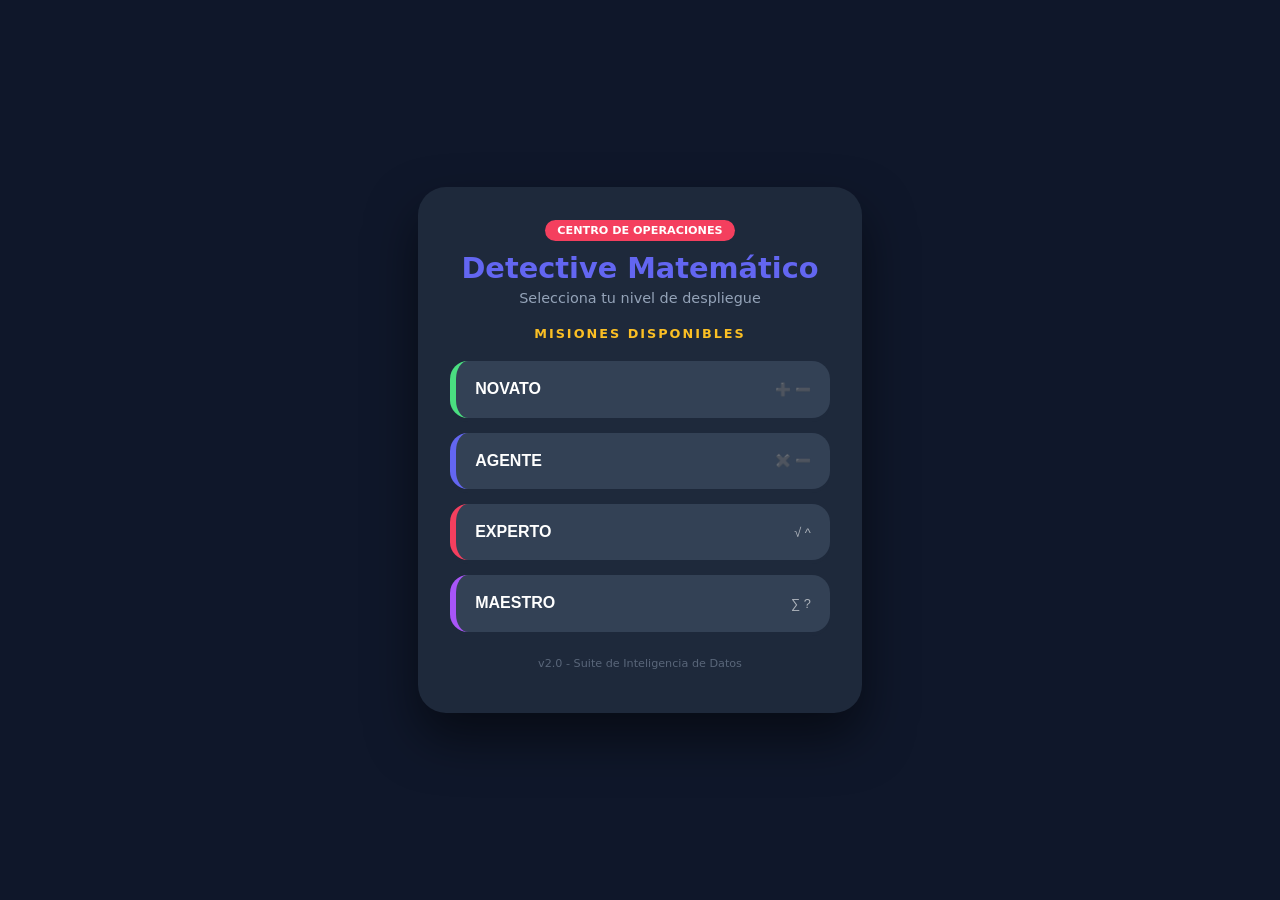
<file: index.html>
<!DOCTYPE html>
<html lang="es">
<head>
    <meta charset="UTF-8">
    <meta name="viewport" content="width=device-width, initial-scale=1.0, maximum-scale=1.0, user-scalable=no">
    <link rel="manifest" href="manifest.json">
    <meta name="theme-color" content="#6366f1">
    <title>Detective Matemático: Suite</title>
    
    <link rel="stylesheet" href="style.css">
</head>
<body>

<div class="card">
    <div class="badge">CENTRO DE OPERACIONES</div>
    <h1>Detective Matemático</h1>
    <p>Selecciona tu nivel de despliegue</p>
    
    <div class="menu-container">
        <div class="menu-title">Misiones Disponibles</div>
        
        <button class="btn-lvl lvl-basico" onclick="goTo('index_basico.html')">
            <span>NOVATO</span>
            <span class="symbol-hint">➕ ➖</span>
        </button>

        <button class="btn-lvl lvl-agente" onclick="goTo('index_agente.html')">
            <span>AGENTE</span>
            <span class="symbol-hint">✖️ ➖</span>
        </button>

        <button class="btn-lvl lvl-experto" onclick="goTo('index_experto.html')">
            <span>EXPERTO</span>
            <span class="symbol-hint">√  ^</span>
        </button>

        <button class="btn-lvl lvl-maestro" onclick="goTo('index_maestro.html')">
            <span>MAESTRO</span>
            <span class="symbol-hint">∑  ?</span>
        </button>
    </div>

    <p style="margin-top: 25px; font-size: 0.7rem; opacity: 0.5;">v2.0 - Suite de Inteligencia de Datos</p>
</div>

<script src="script.js"></script>

<script>
    if ('serviceWorker' in navigator) {
        window.addEventListener('load', () => {
            navigator.serviceWorker.register('./sw.js')
                .then(reg => console.log('Registro de SW exitoso:', reg.scope))
                .catch(err => console.warn('Error al registrar el SW:', err));
        });
    }
</script>

</body>
</html>
</file>
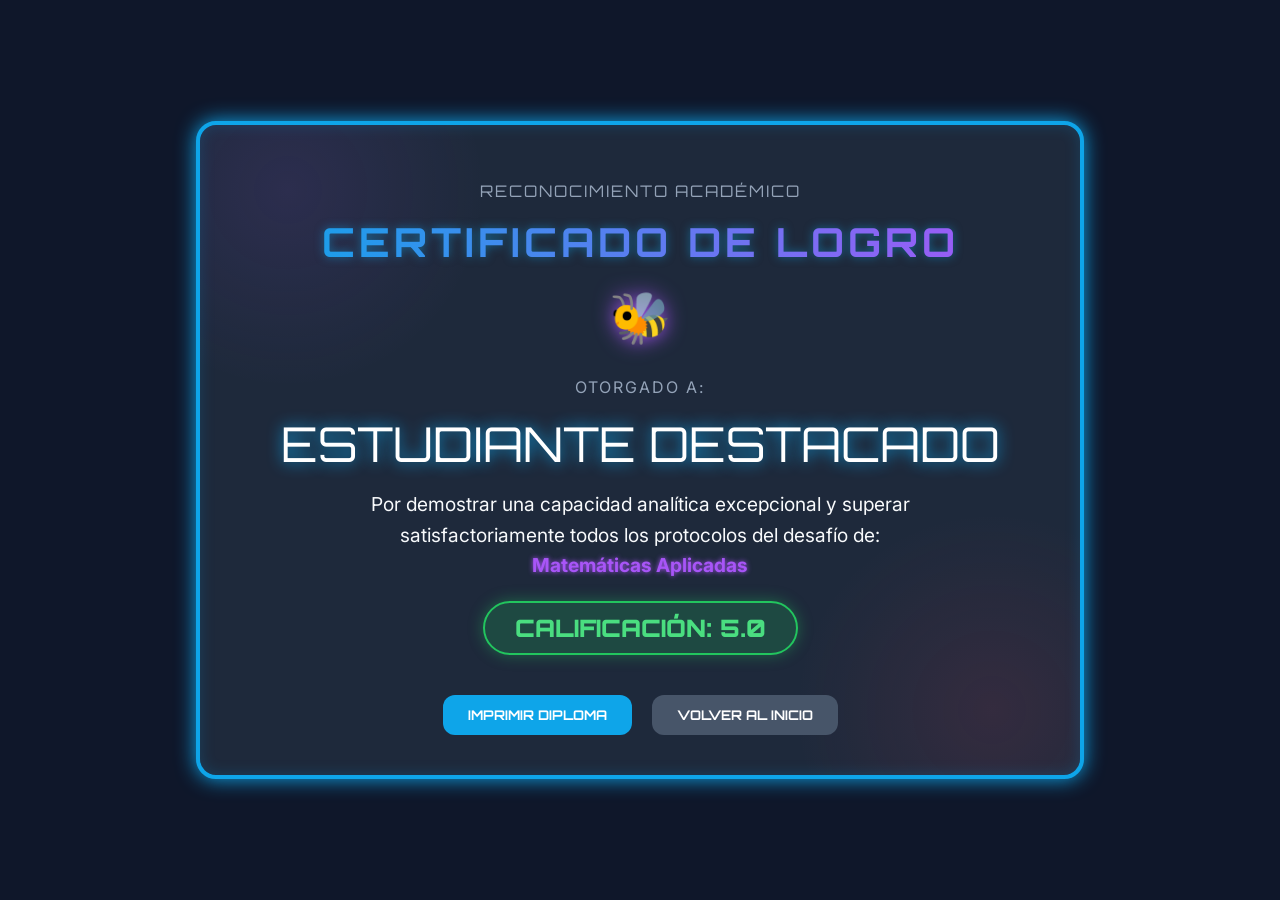
<file: diploma.html>
<!DOCTYPE html>
<html lang="es">
<head>
    <meta charset="UTF-8">
    <meta name="viewport" content="width=device-width, initial-scale=1.0">
    <title>Certificado de Logro - Nivel Experto</title>
    <link href="https://fonts.googleapis.com/css2?family=Orbitron:wght@400;700;900&family=Inter:wght@400;700&display=swap" rel="stylesheet">
    <style>
        :root {
            --primary: #f43f5e;
            --neon-blue: #0ea5e9;
            --neon-purple: #a855f7;
            --bg: #0f172a;
            --card: #1e293b;
            --text: #f8fafc;
        }

        body {
            margin: 0;
            padding: 0;
            background-color: var(--bg);
            font-family: 'Inter', sans-serif;
            display: flex;
            justify-content: center;
            align-items: center;
            min-height: 100vh;
            color: var(--text);
            overflow: hidden;
        }

        /* Marco de Neón Animado */
        .diploma-container {
            position: relative;
            background: var(--card);
            width: 90%;
            max-width: 800px;
            padding: 40px;
            border-radius: 20px;
            text-align: center;
            border: 4px solid var(--neon-blue);
            box-shadow: 0 0 20px var(--neon-blue), inset 0 0 15px rgba(14, 165, 233, 0.2);
            background-image: 
                radial-gradient(circle at 10% 10%, rgba(168, 85, 247, 0.1) 0%, transparent 20%),
                radial-gradient(circle at 90% 90%, rgba(244, 63, 94, 0.1) 0%, transparent 20%);
        }

        .header {
            font-family: 'Orbitron', sans-serif;
            text-transform: uppercase;
            letter-spacing: 4px;
            margin-bottom: 20px;
        }

        .header h1 {
            font-size: 2.5rem;
            margin: 0;
            background: linear-gradient(to right, var(--neon-blue), var(--neon-purple));
            -webkit-background-clip: text;
            -webkit-text-fill-color: transparent;
            filter: drop-shadow(0 0 5px rgba(14, 165, 233, 0.5));
        }

        .mascot-space {
            font-size: 50px;
            margin: 15px 0;
            filter: drop-shadow(0 0 10px var(--neon-purple));
        }

        .content {
            margin: 30px 0;
        }

        .label {
            font-size: 1rem;
            color: #94a3b8;
            text-transform: uppercase;
            letter-spacing: 2px;
        }

        .student-name {
            font-family: 'Orbitron', sans-serif;
            font-size: 3rem;
            color: white;
            margin: 15px 0;
            text-shadow: 0 0 15px var(--neon-blue);
        }

        .details {
            font-size: 1.2rem;
            line-height: 1.6;
            max-width: 600px;
            margin: 0 auto;
        }

        .highlight {
            color: var(--neon-purple);
            font-weight: bold;
            text-shadow: 0 0 5px var(--neon-purple);
        }

        .grade-badge {
            display: inline-block;
            margin-top: 20px;
            padding: 10px 30px;
            background: rgba(34, 197, 94, 0.2);
            border: 2px solid #22c55e;
            border-radius: 50px;
            color: #4ade80;
            font-family: 'Orbitron', sans-serif;
            font-weight: 900;
            font-size: 1.5rem;
            box-shadow: 0 0 15px rgba(34, 197, 94, 0.4);
        }

        .footer-buttons {
            margin-top: 40px;
            display: flex;
            justify-content: center;
            gap: 20px;
        }

        .btn {
            padding: 12px 25px;
            border-radius: 12px;
            border: none;
            font-weight: bold;
            cursor: pointer;
            font-family: 'Orbitron', sans-serif;
            transition: 0.3s;
        }

        .btn-print { background: var(--neon-blue); color: white; }
        .btn-menu { background: #475569; color: white; }
        
        @media print {
            .footer-buttons { display: none; }
            body { background: white; color: black; }
            .diploma-container { border: 2px solid black; box-shadow: none; color: black; }
        }
    </style>
</head>
<body>

<div class="diploma-container">
    <div class="header">
        <p class="label">Reconocimiento Académico</p>
        <h1>CERTIFICADO DE LOGRO</h1>
    </div>

    <div class="mascot-space">🐝</div>

    <div class="content">
        <p class="label">Otorgado a:</p>
        <div id="disp-nombre" class="student-name">Cargando...</div>
        
        <div class="details">
            Por demostrar una capacidad analítica excepcional y superar satisfactoriamente todos los protocolos del desafío de: <br>
            <span id="disp-tema" class="highlight">Cargando tema...</span>
        </div>

        <div id="disp-nota" class="grade-badge">CALIFICACIÓN: 0.0</div>
    </div>

    <div class="footer-buttons">
        <button class="btn btn-print" onclick="window.print()">IMPRIMIR DIPLOMA</button>
        <button class="btn btn-menu" onclick="window.location.href='index.html'">VOLVER AL INICIO</button>
    </div>
</div>

<script>
    // Función para obtener los datos de la URL
    function cargarDatos() {
        const params = new URLSearchParams(window.location.search);
        
        // Obtener valores (con valores por defecto por si falla la carga)
        const nombre = params.get('nombre') || "Estudiante Destacado";
        const nota = params.get('nota') || "5.0";
        const tema = params.get('tema') || "Matemáticas Aplicadas";

        // Inyectar en el HTML
        document.getElementById('disp-nombre').innerText = nombre.toUpperCase();
        document.getElementById('disp-tema').innerText = tema;
        document.getElementById('disp-nota').innerText = `CALIFICACIÓN: ${nota}`;
    }

    // Ejecutar al cargar la página
    window.onload = cargarDatos;
</script>

</body>
</html>
</file>
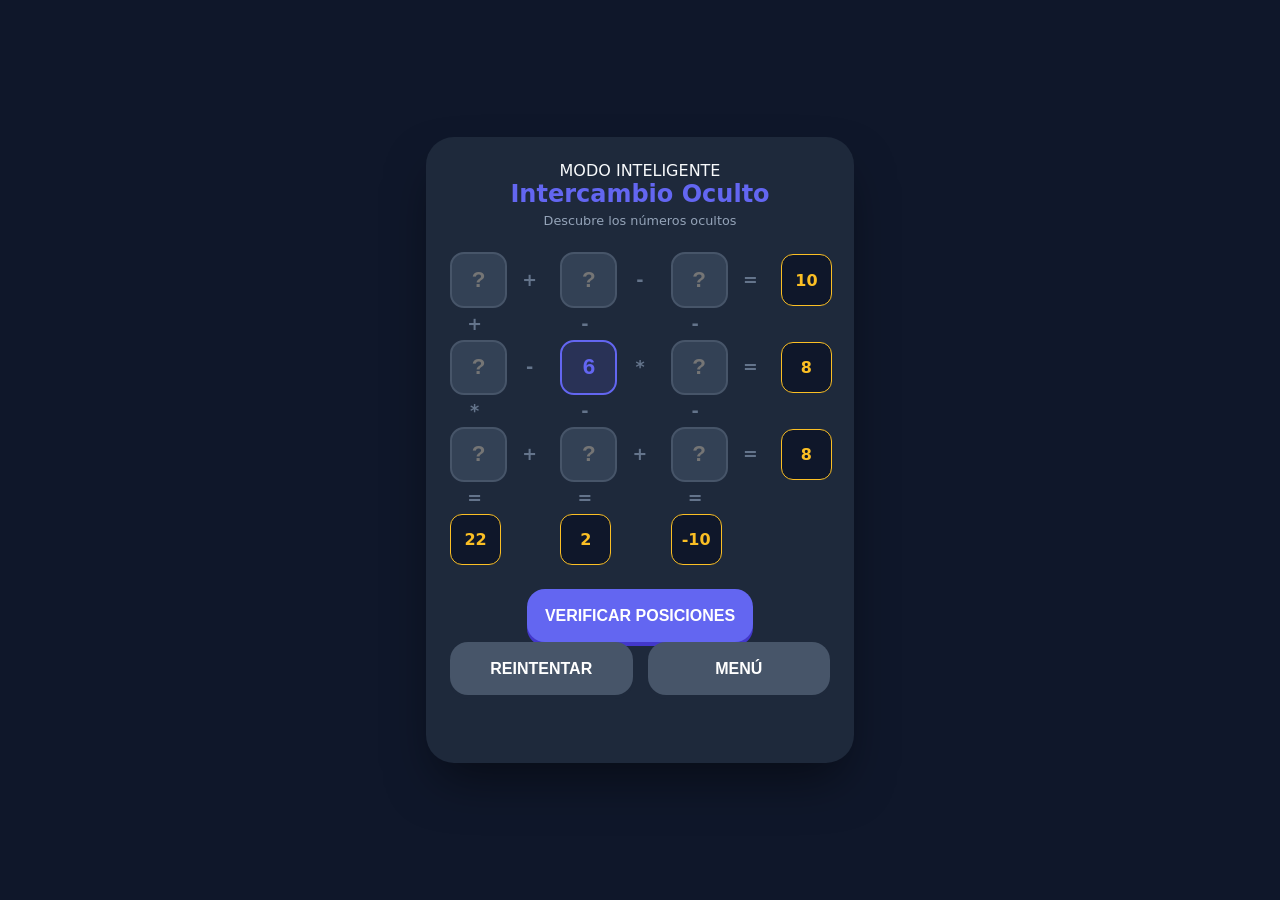
<file: index_agente.html>
<!DOCTYPE html>
<html lang="es">
<head>
    <meta charset="UTF-8">
    <meta name="viewport" content="width=device-width, initial-scale=1.0, maximum-scale=1.0, user-scalable=no">
    <link rel="manifest" href="manifest.json">
    <meta name="theme-color" content="#6366f1">
    <title>Math Master PWA</title>
    <style>
        :root { 
            --primary: #6366f1; 
            --accent: #f43f5e; 
            --bg: #0f172a; 
            --card: #1e293b; 
            --text: #f8fafc; 
        }

        body { 
            font-family: 'Inter', system-ui, -apple-system, sans-serif; 
            background-color: var(--bg); 
            color: var(--text); 
            display: flex; 
            justify-content: center; 
            align-items: center; 
            min-height: 100vh; 
            margin: 0; 
            overflow: hidden; /* Evita scrolls innecesarios en la app */
        }

        .card { 
            background: var(--card); 
            padding: 1.5rem; 
            border-radius: 28px; 
            width: 92%; 
            max-width: 380px; 
            text-align: center; 
            box-shadow: 0 25px 50px -12px rgba(0,0,0,0.5); 
        }

        /* --- ELIMINACIÓN DE FLECHAS (SPINNERS) --- */
        input[type=number]::-webkit-inner-spin-button, 
        input[type=number]::-webkit-outer-spin-button { 
            -webkit-appearance: none; 
            margin: 0; 
        }
        input[type=number] { 
            -moz-appearance: textfield; /* Para Firefox */
            appearance: textfield;
        }

        .grid { 
            display: grid; 
            grid-template-columns: repeat(7, 1fr); 
            gap: 6px; 
            align-items: center; 
            margin: 1.5rem 0; 
        }

        input { 
            width: 100%; 
            aspect-ratio: 1/1; 
            text-align: center; 
            font-size: 1.4rem; 
            font-weight: 900; 
            background: #334155; 
            border: 2px solid #475569; 
            border-radius: 14px; 
            color: white; 
            transition: all 0.2s;
        }

        input:focus { 
            border-color: var(--primary); 
            outline: none; 
            background: #475569;
            transform: scale(1.05);
        }

        input[readonly] { 
            background: rgba(99, 102, 241, 0.15); 
            border-color: var(--primary); 
            color: var(--primary); 
        }

        .symbol { font-weight: bold; color: #64748b; font-size: 1.1rem; }
        .res-box { 
            width: 100%; 
            aspect-ratio: 1/1; 
            display: flex; 
            justify-content: center; 
            align-items: center; 
            background: #0f172a; 
            border-radius: 12px; 
            font-weight: 900; 
            color: #fbbf24; 
            border: 1px solid #fbbf24; 
            font-size: 1rem;
        }

        .btn-group { display: flex; gap: 12px; margin-top: 10px; }
        
        .btn { 
            flex: 1; 
            background: var(--primary); 
            color: white; 
            border: none; 
            padding: 1.1rem; 
            border-radius: 18px; 
            font-weight: 800; 
            font-size: 1rem;
            cursor: pointer; 
            box-shadow: 0 4px 0px #4338ca; 
            transition: all 0.1s;
        }

        .btn-sec { background: #475569; box-shadow: 0 4px #1e293b; }
        
        .btn:active { 
            transform: translateY(3px); 
            box-shadow: none; 
        }

        #msg { 
            margin-top: 1.2rem; 
            font-weight: 700; 
            min-height: 1.5rem; 
            font-size: 0.95rem;
        }
    </style>
</head>
<body>


<div class="card">
    <div class="badge">MODO INTELIGENTE</div>
    <h2 style="margin:0; color: var(--primary);">Intercambio Oculto</h2>
    <p style="color: #94a3b8; font-size: 0.8rem; margin: 5px 0;">Descubre los números ocultos</p>
    
    <div id="mainGrid" class="grid"></div>

    <button class="btn" onclick="check()">VERIFICAR POSICIONES</button>
    
    <div style="display: flex; gap: 15px;">
        <button class="btn btn-sec" style="flex: 1;" onclick="location.reload()">REINTENTAR</button>
        <button class="btn btn-sec" style="flex: 1;" onclick="window.location.href='index.html'">MENÚ</button>
    </div>
    
    <div id="msg"></div>
</div>


<script>
    // Registro del Service Worker
    if ('serviceWorker' in navigator) {
        navigator.serviceWorker.register('./sw.js');
    }

    // Banco de datos (Lógica de generación aleatoria para 30 juegos)
    const bancoJuegos = [];
    for(let i=0; i<30; i++) {
        let s = [1,2,3,4,5,6,7,8,9].sort(() => Math.random() - 0.5);
        bancoJuegos.push({
            sol: s,
            h: [s[0]+s[1]-s[2], (s[3]-s[4])*s[5], s[6]+s[7]+s[8]],
            v: [(s[0]+s[3])*s[6], s[1]-s[4]-s[7], s[2]-s[5]-s[8]]
        });
    }

    let juego = bancoJuegos[Math.floor(Math.random() * 30)];

    function init() {
        const grid = document.getElementById('mainGrid');
        grid.innerHTML = `
            <input type="number" id="v1" placeholder="?"><div class="symbol">+</div><input type="number" id="v2" placeholder="?"><div class="symbol">-</div><input type="number" id="v3" placeholder="?"><div class="symbol">=</div><div class="res-box">${juego.h[0]}</div>
            <div class="symbol">+</div><div></div><div class="symbol">-</div><div></div><div class="symbol">-</div><div></div><div></div>
            <input type="number" id="v4" placeholder="?"><div class="symbol">-</div><input type="number" id="v5" value="${juego.sol[4]}" readonly><div class="symbol">*</div><input type="number" id="v6" placeholder="?"><div class="symbol">=</div><div class="res-box">${juego.h[1]}</div>
            <div class="symbol">*</div><div></div><div class="symbol">-</div><div></div><div class="symbol">-</div><div></div><div></div>
            <input type="number" id="v7" placeholder="?"><div class="symbol">+</div><input type="number" id="v8" placeholder="?"><div class="symbol">+</div><input type="number" id="v9" placeholder="?"><div class="symbol">=</div><div class="res-box">${juego.h[2]}</div>
            <div class="symbol">=</div><div></div><div class="symbol">=</div><div></div><div class="symbol">=</div><div></div><div></div>
            <div class="res-box">${juego.v[0]}</div><div></div><div class="res-box">${juego.v[1]}</div><div></div><div class="res-box">${juego.v[2]}</div><div></div><div></div>
        `;
    }

    function check() {
        const v = Array.from({length: 9}, (_, i) => parseInt(document.getElementById('v' + (i+1)).value));
        const m = document.getElementById('msg');
        const unique = new Set(v.filter(n => !isNaN(n)));

        if (v.includes(NaN)) { m.innerText = "⚠️ ¡Completa el tablero!"; m.style.color = "#fbbf24"; return; }
        if (unique.size !== 9) { m.innerText = "🚫 ¡No puedes usar números repetidos!"; m.style.color = "#f43f5e"; return; }

        // Validación matemática real basada en los resultados mostrados
        const h1 = v[0] + v[1] - v[2] === juego.h[0];
        const h2 = (v[3] - v[4]) * v[5] === juego.h[1];
        const h3 = v[6] + v[7] + v[8] === juego.h[2];
        const v1 = (v[0] + v[3]) * v[6] === juego.v[0];
        const v2 = v[1] - v[4] - v[7] === juego.v[1];
        const v3 = v[2] - v[5] - v[8] === juego.v[2];

        if (h1 && h2 && h3 && v1 && v2 && v3) {
            m.innerText = "🏆 ¡INCREÍBLE! ¡Lo has resuelto!";
            m.style.color = "#4ade80";
        } else {
            m.innerText = "❌ Ups... algo no cuadra. ¡Sigue intentando!";
            m.style.color = "#f43f5e";
        }
    }
    init();
</script>
</body>
</html>
</file>
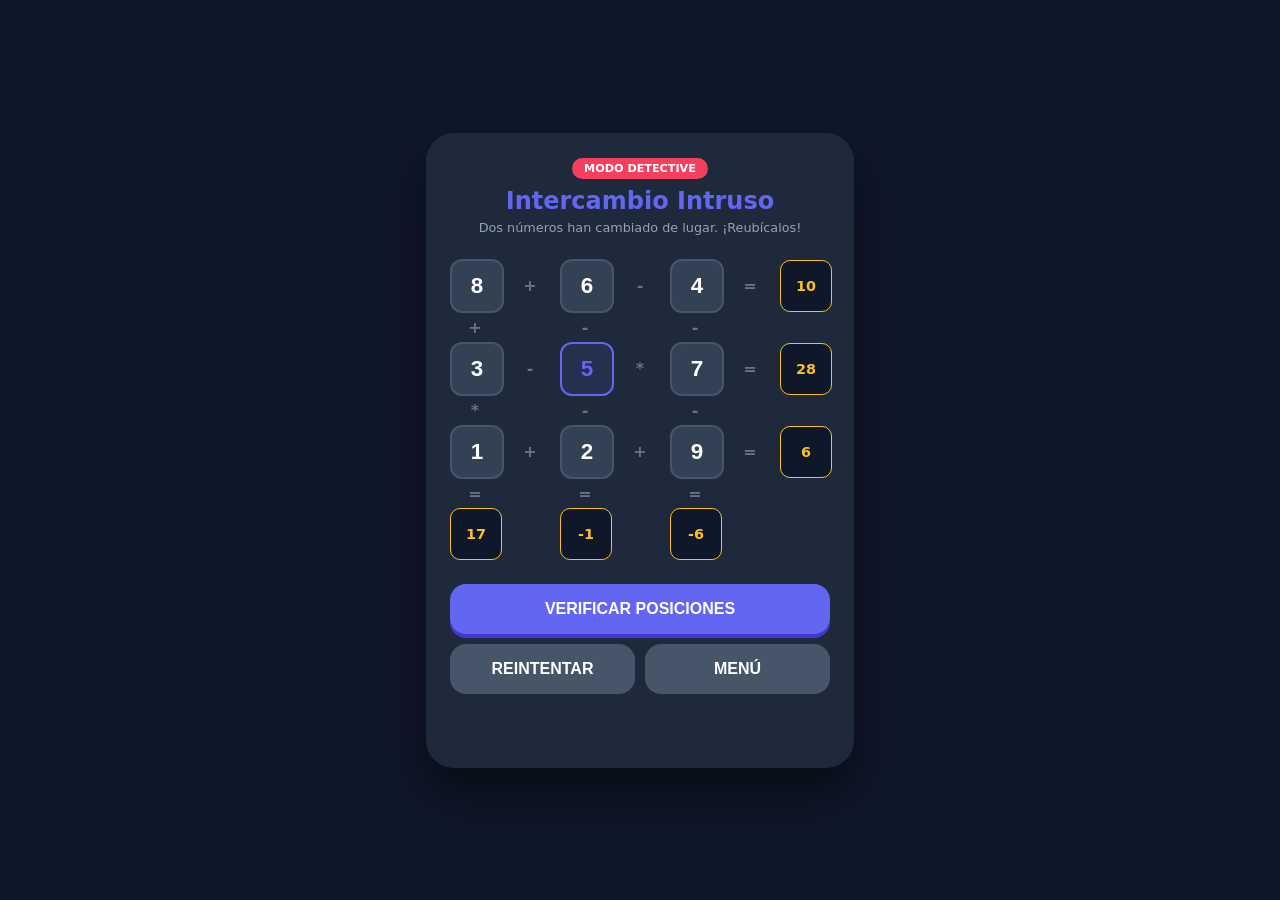
<file: index_basico.html>
<!DOCTYPE html>
<html lang="es">
<head>
    <meta charset="UTF-8">
    <meta name="viewport" content="width=device-width, initial-scale=1.0, maximum-scale=1.0, user-scalable=no">
    <link rel="manifest" href="manifest.json">
    <meta name="theme-color" content="#6366f1">
    <title>Detective Matemático PWA</title>
    <style>
        :root { --primary: #6366f1; --bg: #0f172a; --card: #1e293b; --text: #f8fafc; --accent: #fbbf24; }
        
        body { 
            font-family: 'Inter', system-ui, sans-serif; 
            background-color: var(--bg); 
            color: var(--text); 
            display: flex; 
            justify-content: center; 
            align-items: center; 
            min-height: 100vh; 
            margin: 0; 
            overflow: hidden;
        }

        .card { 
            background: var(--card); 
            padding: 1.5rem; 
            border-radius: 28px; 
            width: 92%; 
            max-width: 380px; 
            text-align: center; 
            box-shadow: 0 25px 50px rgba(0,0,0,0.5); 
        }

        /* ELIMINACIÓN TOTAL DE FLECHAS */
        input[type=number]::-webkit-inner-spin-button, 
        input[type=number]::-webkit-outer-spin-button { -webkit-appearance: none; margin: 0; }
        input[type=number] { -moz-appearance: textfield; appearance: textfield; }

        .grid { 
            display: grid; 
            grid-template-columns: repeat(7, 1fr); 
            gap: 5px; 
            align-items: center; 
            margin: 1.5rem 0; 
        }

        input { 
            width: 100%; aspect-ratio: 1/1; text-align: center; font-size: 1.4rem; 
            font-weight: 900; background: #334155; border: 2px solid #475569; 
            border-radius: 12px; color: white; transition: all 0.2s; padding: 0;
        }

        input:focus { border-color: var(--primary); outline: none; background: #475569; transform: scale(1.1); }
        
        input[readonly] { background: rgba(99, 102, 241, 0.1); border-color: var(--primary); color: var(--primary); }

        .symbol { font-weight: bold; color: #64748b; font-size: 1rem; }
        
        .res-box { 
            width: 100%; aspect-ratio: 1/1; display: flex; justify-content: center; 
            align-items: center; background: #0f172a; border-radius: 10px; 
            font-weight: 900; color: var(--accent); border: 1px solid var(--accent); font-size: 0.9rem;
        }

        .btn { 
            width: 100%; background: var(--primary); color: white; border: none; 
            padding: 1rem; border-radius: 16px; font-weight: 800; cursor: pointer; 
            box-shadow: 0 4px 0px #4338ca; margin-bottom: 10px; font-size: 1rem;
        }

        .btn-sec { background: #475569; box-shadow: 0 4px #1e293b; }
        .btn:active { transform: translateY(3px); box-shadow: none; }

        #msg { margin-top: 1rem; font-weight: 700; min-height: 1.5rem; }
        .badge { background: #f43f5e; color: white; padding: 4px 12px; border-radius: 20px; font-size: 0.7rem; font-weight: bold; margin-bottom: 8px; display: inline-block; }
    </style>
</head>
<body>

<div class="card">
    <div class="badge">MODO DETECTIVE</div>
    <h2 style="margin:0; color: var(--primary);">Intercambio Intruso</h2>
    <p style="color: #94a3b8; font-size: 0.8rem; margin: 5px 0;">Dos números han cambiado de lugar. ¡Reubícalos!</p>
    
    <div id="mainGrid" class="grid"></div>

    <button class="btn" onclick="check()">VERIFICAR POSICIONES</button>
    
    <div style="display: flex; gap: 10px;">
        <button class="btn btn-sec" style="flex: 1;" onclick="location.reload()">REINTENTAR</button>
        <button class="btn btn-sec" style="flex: 1;" onclick="window.location.href='index.html'">MENÚ</button>
    </div>
    
    <div id="msg"></div>
</div>



<script>
    if ('serviceWorker' in navigator) { navigator.serviceWorker.register('./sw.js'); }

    function generarEscenario() {
        // 1. Crear solución base aleatoria y válida
        let s = [1,2,3,4,5,6,7,8,9].sort(() => Math.random() - 0.5);
        
        // 2. Definir los objetivos basados en esa solución
        let h = [s[0]+s[1]-s[2], (s[3]-s[4])*s[5], s[6]+s[7]+s[8]];
        let v = [(s[0]+s[3])*s[6], s[1]-s[4]-s[7], s[2]-s[5]-s[8]];
        
        // 3. Intercambiar dos números (Swap)
        let solConError = [...s];
        let indicesValidos = [0,1,2,3,5,6,7,8]; // Excluimos el centro (índice 4)
        indicesValidos.sort(() => Math.random() - 0.5);
        
        let i1 = indicesValidos[0];
        let i2 = indicesValidos[1];
        
        // Realizamos el intercambio
        [solConError[i1], solConError[i2]] = [solConError[i2], solConError[i1]];

        return { h, v, inicial: solConError };
    }

    let juego = generarEscenario();

    function init() {
        const grid = document.getElementById('mainGrid');
        const s = juego.inicial;
        grid.innerHTML = `
            <input type="number" id="v1" value="${s[0]}"><div class="symbol">+</div><input type="number" id="v2" value="${s[1]}"><div class="symbol">-</div><input type="number" id="v3" value="${s[2]}"><div class="symbol">=</div><div class="res-box">${juego.h[0]}</div>
            <div class="symbol">+</div><div></div><div class="symbol">-</div><div></div><div class="symbol">-</div><div></div><div></div>
            <input type="number" id="v4" value="${s[3]}"><div class="symbol">-</div><input type="number" id="v5" value="${s[4]}" readonly><div class="symbol">*</div><input type="number" id="v6" value="${s[5]}"><div class="symbol">=</div><div class="res-box">${juego.h[1]}</div>
            <div class="symbol">*</div><div></div><div class="symbol">-</div><div></div><div class="symbol">-</div><div></div><div></div>
            <input type="number" id="v7" value="${s[6]}"><div class="symbol">+</div><input type="number" id="v8" value="${s[7]}"><div class="symbol">+</div><input type="number" id="v9" value="${s[8]}"><div class="symbol">=</div><div class="res-box">${juego.h[2]}</div>
            <div class="symbol">=</div><div></div><div class="symbol">=</div><div></div><div class="symbol">=</div><div></div><div></div>
            <div class="res-box">${juego.v[0]}</div><div></div><div class="res-box">${juego.v[1]}</div><div></div><div class="res-box">${juego.v[2]}</div><div></div><div></div>
        `;
    }

    function check() {
        const v = Array.from({length: 9}, (_, i) => parseInt(document.getElementById('v' + (i+1)).value));
        const m = document.getElementById('msg');

        // Validación matemática real contra los cuadros amarillos
        const h1 = (v[0] + v[1] - v[2] === juego.h[0]);
        const h2 = ((v[3] - v[4]) * v[5] === juego.h[1]);
        const h3 = (v[6] + v[7] + v[8] === juego.h[2]);
        const v1 = ((v[0] + v[3]) * v[6] === juego.v[0]);
        const v2 = (v[1] - v[4] - v[7] === juego.v[1]);
        const v3 = (v[2] - v[5] - v[8] === juego.v[2]);

        if (h1 && h2 && h3 && v1 && v2 && v3) {
            m.innerText = "🕵️ ¡Caso Resuelto! Sistema equilibrado.";
            m.style.color = "#4ade80";
        } else {
            m.innerText = "❌ Sigue habiendo errores en las líneas.";
            m.style.color = "#f43f5e";
        }
    }
    init();
</script>
</body>
</html>
</file>
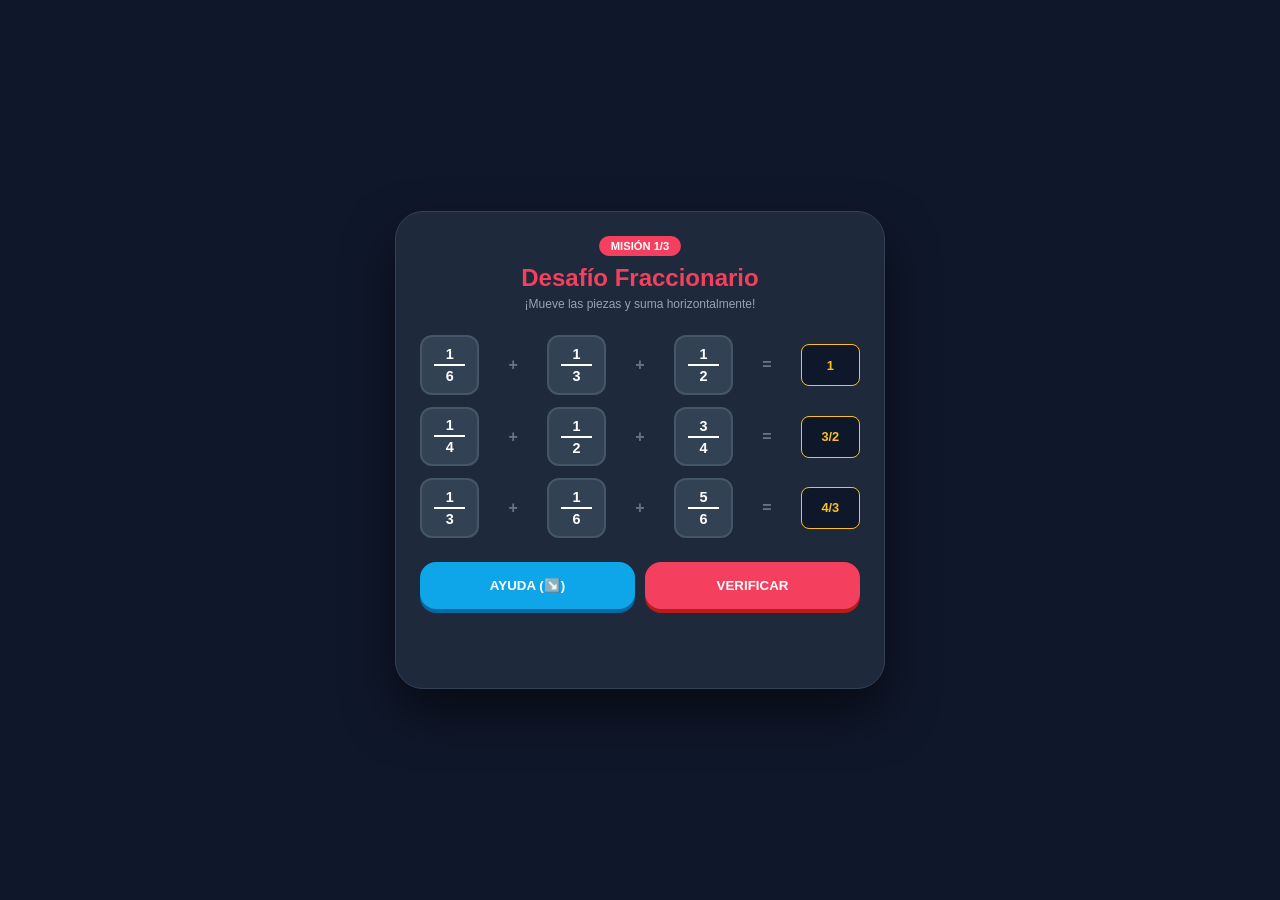
<file: index_experto.html>
<!DOCTYPE html>
<html lang="es">
<head>
    <meta charset="UTF-8">
    <meta name="viewport" content="width=device-width, initial-scale=1.0, maximum-scale=1.0, user-scalable=no">
    <title>Misión Experto: Fracciones</title>
    <style>
        :root { --primary: #f43f5e; --bg: #0f172a; --card: #1e293b; --text: #f8fafc; --accent: #fbbf24; --success: #22c55e; }
        body { font-family: 'Inter', sans-serif; background: var(--bg); color: var(--text); display: flex; justify-content: center; align-items: center; min-height: 100vh; margin: 0; }
        .card { background: var(--card); padding: 1.5rem; border-radius: 28px; width: 95%; max-width: 440px; text-align: center; box-shadow: 0 25px 50px rgba(0,0,0,0.5); border: 1px solid #334155; }
        .grid { display: grid; grid-template-columns: repeat(7, 1fr); gap: 12px 4px; align-items: center; margin: 1.5rem 0; }
        
        .pieza { 
            width: 100%; aspect-ratio: 1/1; display: flex; flex-direction: column; justify-content: center; align-items: center; 
            font-size: 0.9rem; font-weight: 800; background: #334155; border: 2px solid #475569; 
            border-radius: 12px; color: white; cursor: pointer; transition: all 0.2s; padding: 2px; outline: none;
        }
        .pieza .linea-f { width: 60%; height: 2px; background: white; margin: 2px 0; }
        .pieza.selected { background-color: var(--primary) !important; border-color: white !important; box-shadow: 0 0 15px var(--primary); transform: scale(1.1); z-index: 10; }
        .pieza.fija { border-color: #0ea5e9 !important; background-color: rgba(14, 165, 233, 0.2) !important; cursor: default; }
        
        .symbol { font-weight: bold; color: #64748b; font-size: 1rem; }
        .res-box { background: #0f172a; border: 1px solid var(--accent); color: var(--accent); border-radius: 8px; font-weight: 900; font-size: 0.8rem; min-height: 40px; display: flex; justify-content: center; align-items: center; }
        
        .btn-group { display: flex; gap: 10px; margin-top: 10px; }
        .btn { flex: 1; border: none; padding: 1rem; border-radius: 16px; font-weight: 800; cursor: pointer; color: white; transition: 0.2s; text-transform: uppercase; }
        .btn-check { background: var(--primary); box-shadow: 0 4px #b91c1c; }
        .btn-help { background: #0ea5e9; box-shadow: 0 4px #0369a1; }
        #msg { margin-top: 15px; font-weight: 700; min-height: 2.5rem; font-size: 0.9rem; }
        .mision-badge { background: var(--primary); color: white; padding: 4px 12px; border-radius: 20px; font-size: 0.7rem; margin-bottom: 8px; display: inline-block; font-weight: bold; }
    </style>
</head>
<body>

<div class="card">
    <div id="misionLabel" class="mision-badge">MISIÓN 1/3</div>
    <h2 style="margin:0; color: var(--primary);">Desafío Fraccionario</h2>
    <p style="color: #94a3b8; font-size: 0.75rem; margin: 5px 0;">¡Mueve las piezas y suma horizontalmente!</p>
    
    <div id="mainGrid" class="grid"></div>

    <div class="btn-group">
        <button class="btn btn-help" onclick="ayudar()">AYUDA (↘️)</button>
        <button class="btn btn-check" onclick="check()">VERIFICAR</button>
    </div>
    <div id="msg"></div>
</div>

<script>
    const MISIONES = [
        {
            solucion: [[1,2], [1,3], [1,6], [3,4], [1,2], [1,4], [5,6], [1,6], [1,3]],
            resultados: [1, 1.5, 1.3333],
            textRes: ["1", "3/2", "4/3"],
            piezas: [[1,6], [1,3], [1,2], [1,4], [1,2], [3,4], [1,3], [1,6], [5,6]]
        },
        {
            solucion: [[2,5], [1,5], [2,5], [1,2], [1,4], [1,4], [3,8], [1,8], [1,2]],
            resultados: [1, 1, 1],
            textRes: ["1", "1", "1"],
            piezas: [[1,4], [2,5], [3,8], [1,5], [1,2], [1,8], [2,5], [1,2], [1,4]]
        },
        {
            solucion: [[2,3], [1,6], [1,6], [3,5], [1,5], [1,5], [3,10], [1,5], [1,2]],
            resultados: [1, 1, 1],
            textRes: ["1", "1", "1"],
            piezas: [[1,5], [2,3], [3,10], [1,6], [1,5], [1,2], [1,6], [3,5], [1,5]]
        }
    ];

    let misionActual = 0;
    let piezasJuego = [];
    let seleccionadoIdx = null;
    let fijas = [];

    function cargarMision() {
        piezasJuego = JSON.parse(JSON.stringify(MISIONES[misionActual].piezas));
        fijas = [];
        seleccionadoIdx = null;
        document.getElementById('misionLabel').innerText = `MISIÓN ${misionActual + 1}/3`;
        document.getElementById('msg').innerText = "";
        render();
    }

    function render() {
        const grid = document.getElementById('mainGrid');
        grid.innerHTML = "";
        const resTextos = MISIONES[misionActual].textRes;

        piezasJuego.forEach((f, i) => {
            // Crear Botón de Pieza
            const p = document.createElement('button');
            p.className = `pieza ${seleccionadoIdx === i ? 'selected' : ''} ${fijas.includes(i) ? 'fija' : ''}`;
            p.innerHTML = `<span>${f[0]}</span><div class="linea-f"></div><span>${f[1]}</span>`;
            
            p.onclick = () => {
                if (fijas.includes(i)) return;
                document.getElementById('msg').innerText = "";
                if (seleccionadoIdx === null) { 
                    seleccionadoIdx = i; 
                } else {
                    if (seleccionadoIdx !== i) {
                        const temp = piezasJuego[seleccionadoIdx];
                        piezasJuego[seleccionadoIdx] = piezasJuego[i];
                        piezasJuego[i] = temp;
                    }
                    seleccionadoIdx = null;
                }
                render();
            };
            grid.appendChild(p);

            // Añadir Símbolos y Cuadros de Resultado
            if (i % 3 < 2) {
                const s = document.createElement('div');
                s.className = 'symbol';
                s.innerText = '+';
                grid.appendChild(s);
            } else {
                const eq = document.createElement('div');
                eq.className = 'symbol';
                eq.innerText = '=';
                grid.appendChild(eq);
                
                const rb = document.createElement('div');
                rb.className = 'res-box';
                rb.innerText = resTextos[Math.floor(i/3)];
                grid.appendChild(rb);
            }
        });
    }

    function ayudar() {
        const centroIdx = 4;
        const correcta = MISIONES[misionActual].solucion[centroIdx];
        const actualIdx = piezasJuego.findIndex(f => f[0] === correcta[0] && f[1] === correcta[1]);
        
        if (actualIdx !== -1) {
            const temp = piezasJuego[centroIdx];
            piezasJuego[centroIdx] = piezasJuego[actualIdx];
            piezasJuego[actualIdx] = temp;
            if (!fijas.includes(centroIdx)) fijas.push(centroIdx);
            seleccionadoIdx = null;
            render();
            const m = document.getElementById('msg');
            m.innerText = "💡 Ayuda: Se ha ubicado la pieza central.";
            m.style.color = "#0ea5e9";
        }
    }

function check() {
    const p = piezasJuego;
    // Resultados esperados para el tablero de Monomios
    const res = [1, 1.5, 1.3333]; 
    
    const s1 = (p[0][0]/p[0][1]) + (p[1][0]/p[1][1]) + (p[2][0]/p[2][1]);
    const s2 = (p[3][0]/p[3][1]) + (p[4][0]/p[4][1]) + (p[5][0]/p[5][1]);
    const s3 = (p[6][0]/p[6][1]) + (p[7][0]/p[7][1]) + (p[8][0]/p[8][1]);

    const m = document.getElementById('msg');
    
    if (Math.abs(s1 - res[0]) < 0.01 && Math.abs(s2 - res[1]) < 0.01 && Math.abs(s3 - res[2]) < 0.01) {
        m.style.color = "var(--success)";
        m.innerText = "🏆 ¡SISTEMA ALINEADO! Generando Certificado...";
        
        setTimeout(() => {
            let nombre = prompt("¡Felicidades Maestro! Ingresa tu nombre:");
            if (!nombre) nombre = "Estudiante";
            
            // Ajuste solicitado: El tema ahora es Monomios
            const tema = encodeURIComponent("Monomios (Nivel Maestro)");
            const nom = encodeURIComponent(nombre);
            
            window.location.href = `diploma.html?nombre=${nom}&nota=5.0&tema=${tema}`;
        }, 1000);
    } else {
        m.innerText = "❌ Error de cálculo. Las sumas no coinciden.";
        m.style.color = "#f43f5e";
    }
}



    window.onload = cargarMision;
</script>
</body>
</html>
</file>
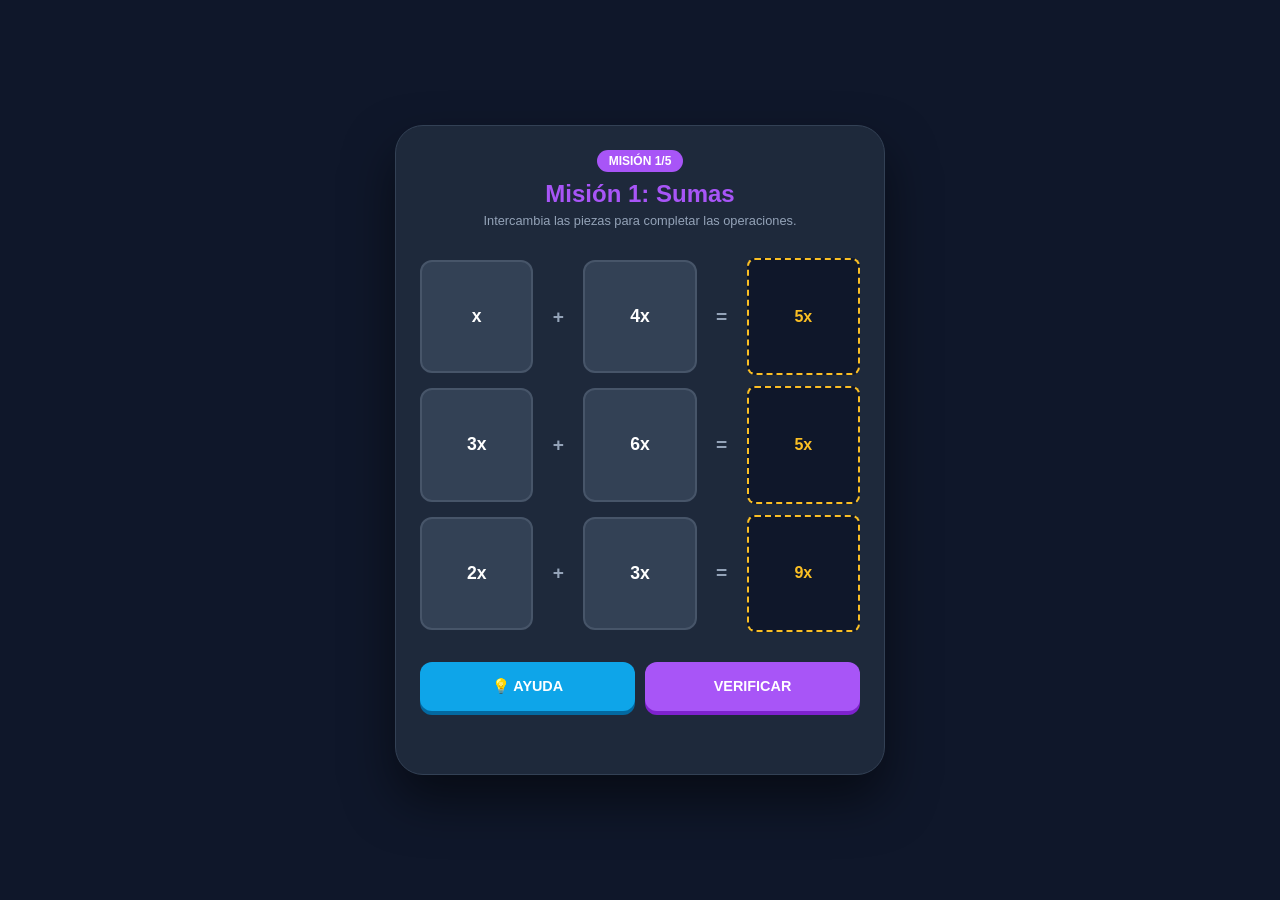
<file: index_maestro.html>
<!DOCTYPE html>
<html lang="es">
<head>
    <meta charset="UTF-8">
    <meta name="viewport" content="width=device-width, initial-scale=1.0, maximum-scale=1.0, user-scalable=no">
    <title>Misión Maestro: Las 4 Operaciones</title>
    <style>
        :root { --primary: #a855f7; --bg: #0f172a; --card: #1e293b; --text: #f8fafc; --accent: #fbbf24; --success: #22c55e; }
        body { font-family: 'Inter', sans-serif; background: var(--bg); color: var(--text); display: flex; flex-direction: column; justify-content: center; align-items: center; min-height: 100vh; margin: 0; }
        .card { background: var(--card); padding: 1.5rem; border-radius: 28px; width: 95%; max-width: 440px; text-align: center; box-shadow: 0 25px 50px rgba(0,0,0,0.5); border: 1px solid #334155; }
        
        .puzzle-grid { 
            display: grid; 
            grid-template-columns: 1fr 30px 1fr 30px 1fr; 
            gap: 15px 10px; 
            align-items: center; 
            margin: 2rem 0; 
        }
        
        .pieza { 
            aspect-ratio: 1/1; display: flex; justify-content: center; align-items: center; 
            font-size: 1.1rem; font-weight: 800; background: #334155; border: 2px solid #475569; 
            border-radius: 12px; color: white; cursor: pointer; transition: all 0.2s;
        }
        .pieza.selected { background-color: var(--primary) !important; border-color: white !important; transform: scale(1.1); box-shadow: 0 0 15px var(--primary); z-index: 10; }
        .pieza.fija { border-color: #0ea5e9 !important; background-color: rgba(14, 165, 233, 0.2) !important; cursor: default; }
        
        .symbol { font-weight: 900; color: #94a3b8; font-size: 1.2rem; }
        .res-box { background: #0f172a; border: 2px dashed var(--accent); color: var(--accent); border-radius: 8px; font-weight: 900; font-size: 1rem; height: 100%; display: flex; justify-content: center; align-items: center; min-height: 60px; }
        
        .btn-group { display: grid; grid-template-columns: 1fr 1fr; gap: 10px; margin-top: 10px; }
        .btn { border: none; padding: 1rem; border-radius: 12px; font-weight: 800; cursor: pointer; color: white; transition: 0.2s; text-transform: uppercase; font-size: 0.9rem;}
        .btn-check { background: var(--primary); box-shadow: 0 4px #7e22ce; }
        .btn-help { background: #0ea5e9; box-shadow: 0 4px #0369a1; }
        .btn-next { background: var(--success); width: 100%; margin-top: 15px; display: none; box-shadow: 0 4px #15803d; padding: 1rem; border-radius: 12px; font-weight: 800; cursor: pointer; color: white;}
        #msg { margin-top: 15px; font-weight: 700; min-height: 1.5rem; font-size: 0.95rem; }
        .grade-box { display: none; margin-top: 15px; background: #1e293b; border: 2px solid var(--success); padding: 10px; border-radius: 12px; color: var(--success); font-weight: 900; font-size: 1.2rem; }
    </style>
</head>
<body>

<div class="card">
    <div style="background:var(--primary); color:white; padding:4px 12px; border-radius:20px; font-size:0.75rem; margin-bottom:8px; display:inline-block; font-weight: bold;">MISIÓN <span id="lvlNum">1</span>/5</div>
    <h2 style="margin:0; color: var(--primary);" id="lvlTitle">Suma de Monomios</h2>
    <p style="color: #94a3b8; font-size: 0.8rem; margin: 5px 0;">Intercambia las piezas para completar las operaciones.</p>
    
    <div id="board" class="puzzle-grid"></div>

    <div class="btn-group" id="controls">
        <button class="btn btn-help" onclick="darAyuda()">💡 AYUDA</button>
        <button class="btn btn-check" onclick="verificar()">VERIFICAR</button>
    </div>
    
    <button id="nextBtn" class="btn-next" onclick="siguienteNivel()">SIGUIENTE MISIÓN 🚀</button>
    
    <div id="msg"></div>
    <div id="gradeBox" class="grade-box">CALIFICACIÓN FINAL: 5.0 🏆</div>
</div>

<script>
    const NIVELES = [
        { title: "Misión 1: Sumas", sol: ["3x", "2x", "4x", "x", "6x", "3x"], piezas: ["x", "4x", "3x", "6x", "2x", "3x"], ops: ["+", "+", "+"], res: ["5x", "5x", "9x"] },
        { title: "Misión 2: Restas", sol: ["5x", "2x", "8x", "3x", "4x", "x"], piezas: ["2x", "5x", "3x", "8x", "x", "4x"], ops: ["-", "-", "-"], res: ["3x", "5x", "3x"] },
        { title: "Misión 3: Multiplicación", sol: ["2x", "3x", "4x", "2x", "5x", "x"], piezas: ["4x", "x", "2x", "5x", "3x", "2x"], ops: ["×", "×", "×"], res: ["6x²", "8x²", "5x²"] },
        { title: "Misión 4: División", sol: ["6x²", "2x", "10x²", "5x", "8x²", "2x"], piezas: ["2x", "6x²", "5x", "10x²", "2x", "8x²"], ops: ["÷", "÷", "÷"], res: ["3x", "2x", "4x"] },
        { title: "Misión Final: El Jefe", sol: ["4x", "3x", "3x", "4x", "9x²", "3x"], piezas: ["3x", "4x", "9x²", "4x", "3x", "3x"], ops: ["+", "×", "÷"], res: ["7x", "12x²", "3x"] }
    ];

    let currentLvl = 0;
    let indexSeleccionado = null;
    let fijas = [];
    let piezasActuales = [];

    function init(idx) {
        currentLvl = idx;
        piezasActuales = [...NIVELES[currentLvl].piezas];
        fijas = [];
        indexSeleccionado = null;
        document.getElementById('lvlNum').innerText = idx + 1;
        document.getElementById('lvlTitle').innerText = NIVELES[idx].title;
        document.getElementById('nextBtn').style.display = 'none';
        document.getElementById('controls').style.display = 'grid';
        document.getElementById('msg').innerText = '';
        render();
    }

    function render() {
        const board = document.getElementById('board');
        const nivel = NIVELES[currentLvl];
        board.innerHTML = '';

        for (let i = 0; i < 3; i++) {
            const idx1 = i * 2;
            const p1 = document.createElement('div');
            p1.className = `pieza ${indexSeleccionado === idx1 ? 'selected' : ''} ${fijas.includes(idx1) ? 'fija' : ''}`;
            p1.innerText = piezasActuales[idx1];
            if (!fijas.includes(idx1)) p1.onclick = () => select(idx1);
            board.appendChild(p1);

            const op = document.createElement('div'); op.className = 'symbol'; op.innerText = nivel.ops[i]; board.appendChild(op);

            const idx2 = i * 2 + 1;
            const p2 = document.createElement('div');
            p2.className = `pieza ${indexSeleccionado === idx2 ? 'selected' : ''} ${fijas.includes(idx2) ? 'fija' : ''}`;
            p2.innerText = piezasActuales[idx2];
            if (!fijas.includes(idx2)) p2.onclick = () => select(idx2);
            board.appendChild(p2);

            const eq = document.createElement('div'); eq.className = 'symbol'; eq.innerText = '='; board.appendChild(eq);
            const rBox = document.createElement('div'); rBox.className = 'res-box'; rBox.innerText = nivel.res[i]; board.appendChild(rBox);
        }
    }

    function select(idx) {
        if (indexSeleccionado === null) {
            indexSeleccionado = idx;
        } else {
            if (indexSeleccionado !== idx) {
                [piezasActuales[indexSeleccionado], piezasActuales[idx]] = [piezasActuales[idx], piezasActuales[indexSeleccionado]];
            }
            indexSeleccionado = null;
        }
        render();
    }

    function darAyuda() {
        const sol = NIVELES[currentLvl].sol;
        for(let i=0; i < sol.length; i++) {
            if(piezasActuales[i] !== sol[i] && !fijas.includes(i)) {
                const correctVal = sol[i];
                const whereIs = piezasActuales.indexOf(correctVal, i);
                if(whereIs !== -1) {
                    [piezasActuales[i], piezasActuales[whereIs]] = [piezasActuales[whereIs], piezasActuales[i]];
                    fijas.push(i);
                    break;
                }
            }
        }
        indexSeleccionado = null;
        render();
        document.getElementById('msg').innerText = "💡 Pieza bloqueada en su lugar.";
        document.getElementById('msg').style.color = "#0ea5e9";
    }

    function verificar() {
        const sol = NIVELES[currentLvl].sol;
        const ops = NIVELES[currentLvl].ops;
        const res = NIVELES[currentLvl].res;
        let win = true;
        let filasUsadas = [false, false, false];

        for (let i = 0; i < 3; i++) {
            const p1 = piezasActuales[i * 2], p2 = piezasActuales[i * 2 + 1];
            let filaValidada = false;

            for (let j = 0; j < 3; j++) {
                if (filasUsadas[j]) continue;
                if (ops[i] !== ops[j] || res[i] !== res[j]) continue;

                const s1 = sol[j * 2], s2 = sol[j * 2 + 1];
                let coincide = false;

                if (ops[i] === '+' || ops[i] === '×') {
                    coincide = (p1 === s1 && p2 === s2) || (p1 === s2 && p2 === s1);
                } else {
                    coincide = (p1 === s1 && p2 === s2);
                }

                if (coincide) {
                    filaValidada = true;
                    filasUsadas[j] = true;
                    break;
                }
            }
            if (!filaValidada) { win = false; break; }
        }

        const m = document.getElementById('msg');
        if (win) {
            m.innerText = "🏆 ¡SISTEMA ESTABLE! Cálculos perfectos.";
            m.style.color = "var(--success)";
            document.getElementById('nextBtn').style.display = 'block';
            document.getElementById('controls').style.display = 'none';
        } else {
            m.innerText = "❌ Revisa las operaciones, la energía no fluye.";
            m.style.color = "#f43f5e";
        }
    }

function siguienteNivel() {
        if (currentLvl < NIVELES.length - 1) {
            init(currentLvl + 1);
        } else {
            // 1. Pedir el nombre al finalizar
            let nombre = prompt("¡Felicidades! Ingresa tu nombre completo para el diploma:");
            if (!nombre) nombre = "Estudiante";

            // 2. Redirigir al archivo del diploma pasando el nombre y la nota
            // El 5.0 es tu escala corregida de 0 a 5
            window.location.href = `diploma.html?nombre=${encodeURIComponent(nombre)}&nota=5.0`;
        }
    }

    init(0);
</script>
</body>
</html>
</file>
<file: style.css>
:root { 
    --primary: #6366f1; 
    --bg: #0f172a; 
    --card: #1e293b; 
    --text: #f8fafc; 
    --accent: #fbbf24; 
}

body { 
    font-family: 'Inter', system-ui, sans-serif; 
    background-color: var(--bg); 
    color: var(--text); 
    display: flex; 
    justify-content: center; 
    align-items: center; 
    min-height: 100vh; 
    margin: 0; 
    overflow: hidden;
}

.card { 
    background: var(--card); 
    padding: 2rem; 
    border-radius: 28px; 
    width: 92%; 
    max-width: 380px; 
    text-align: center; 
    box-shadow: 0 25px 50px rgba(0,0,0,0.5); 
}

.menu-container { 
    display: flex; 
    flex-direction: column; 
    gap: 15px; 
    margin-top: 20px;
}

.menu-title { 
    color: var(--accent); 
    font-size: 0.8rem; 
    font-weight: 800; 
    letter-spacing: 2px; 
    margin-bottom: 5px; 
    text-transform: uppercase;
}

.btn-lvl { 
    width: 100%; 
    background: #334155; 
    color: white; 
    border: none; 
    padding: 1.2rem; 
    border-radius: 18px; 
    font-weight: 800; 
    cursor: pointer; 
    display: flex; 
    justify-content: space-between; 
    align-items: center;
    transition: all 0.2s;
    box-shadow: 0 4px #1e293b;
    text-decoration: none;
    font-size: 1rem;
}

.btn-lvl:active { 
    transform: translateY(3px); 
    box-shadow: none; 
}

.btn { 
    width: 100%; 
    background: var(--primary); 
    color: white; 
    border: none; 
    padding: 0.8rem; /* Reducido un poco para dar espacio */
    border-radius: 16px; 
    font-weight: 800; 
    cursor: pointer; 
    box-shadow: 0 4px 0px #4338ca; 
    margin-bottom: 10px; 
    font-size: 0.9rem; /* Un poco más pequeño para móviles */
}

.btn-sec { 
    background: #475569; 
    box-shadow: 0 4px #1e293b; 
}

/* Indicadores de dificultad */
.lvl-basico { border-left: 6px solid #4ade80; }
.lvl-agente { border-left: 6px solid #6366f1; }
.lvl-experto { border-left: 6px solid #f43f5e; }
.lvl-maestro { border-left: 6px solid #a855f7; }

.symbol-hint { 
    font-size: 0.8rem; 
    opacity: 0.6; 
    font-weight: 400; 
}

.badge { 
    background: #f43f5e; 
    color: white; 
    padding: 4px 12px; 
    border-radius: 20px; 
    font-size: 0.7rem; 
    font-weight: bold; 
    margin-bottom: 10px; 
    display: inline-block; 
}

h1 { margin: 0; font-size: 1.8rem; color: var(--primary); }
p { color: #94a3b8; font-size: 0.9rem; margin-top: 5px; }
</file>
